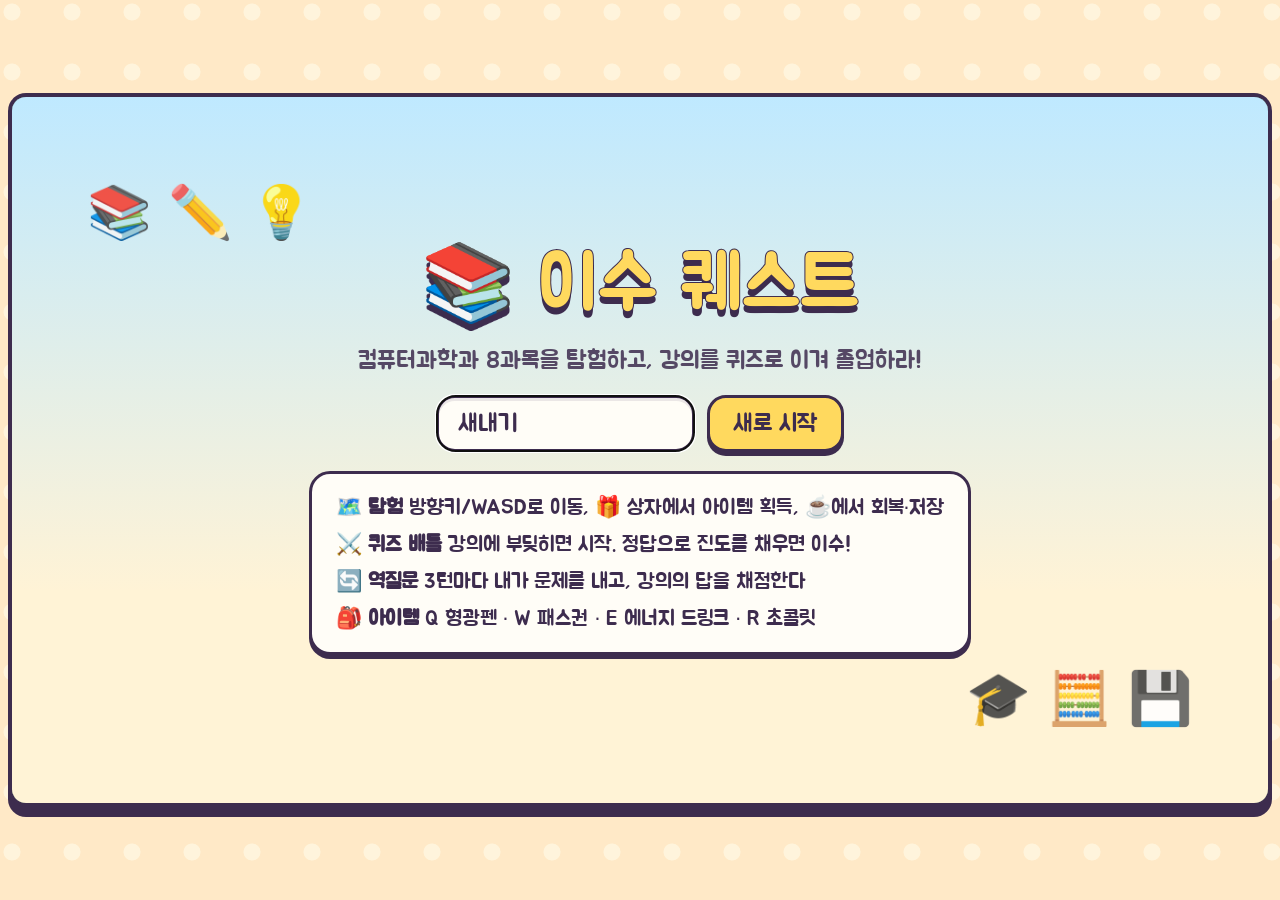
<file: index.html>
<!doctype html>
<html lang="ko">
<head>
  <meta charset="utf-8">
  <meta name="viewport" content="width=device-width, initial-scale=1, user-scalable=no">
  <title>이수 퀘스트</title>
  <link rel="preconnect" href="https://fonts.googleapis.com">
  <link rel="stylesheet" href="https://fonts.googleapis.com/css2?family=Jua&display=swap">
  <link rel="stylesheet" href="style.css">
</head>
<body>
  <div id="app">
    <canvas id="field"></canvas>
    <div id="hud"></div>
    <div id="dpad" aria-hidden="true">
      <button data-dir="up">▲</button>
      <button data-dir="left">◀</button>
      <button data-dir="right">▶</button>
      <button data-dir="down">▼</button>
    </div>
    <div id="ui"></div>
    <div id="toasts"></div>
  </div>
  <!-- 개념형 문제 은행 (data.js보다 먼저) -->
  <script src="js/banks/extra.js"></script>
  <script src="js/banks/cpp.js"></script>
  <script src="js/banks/unix.js"></script>
  <script src="js/banks/os.js"></script>
  <script src="js/banks/pl.js"></script>
  <script src="js/banks/cloud.js"></script>
  <script src="js/data.js"></script>
  <script src="js/game.js"></script>
</body>
</html>
</file>
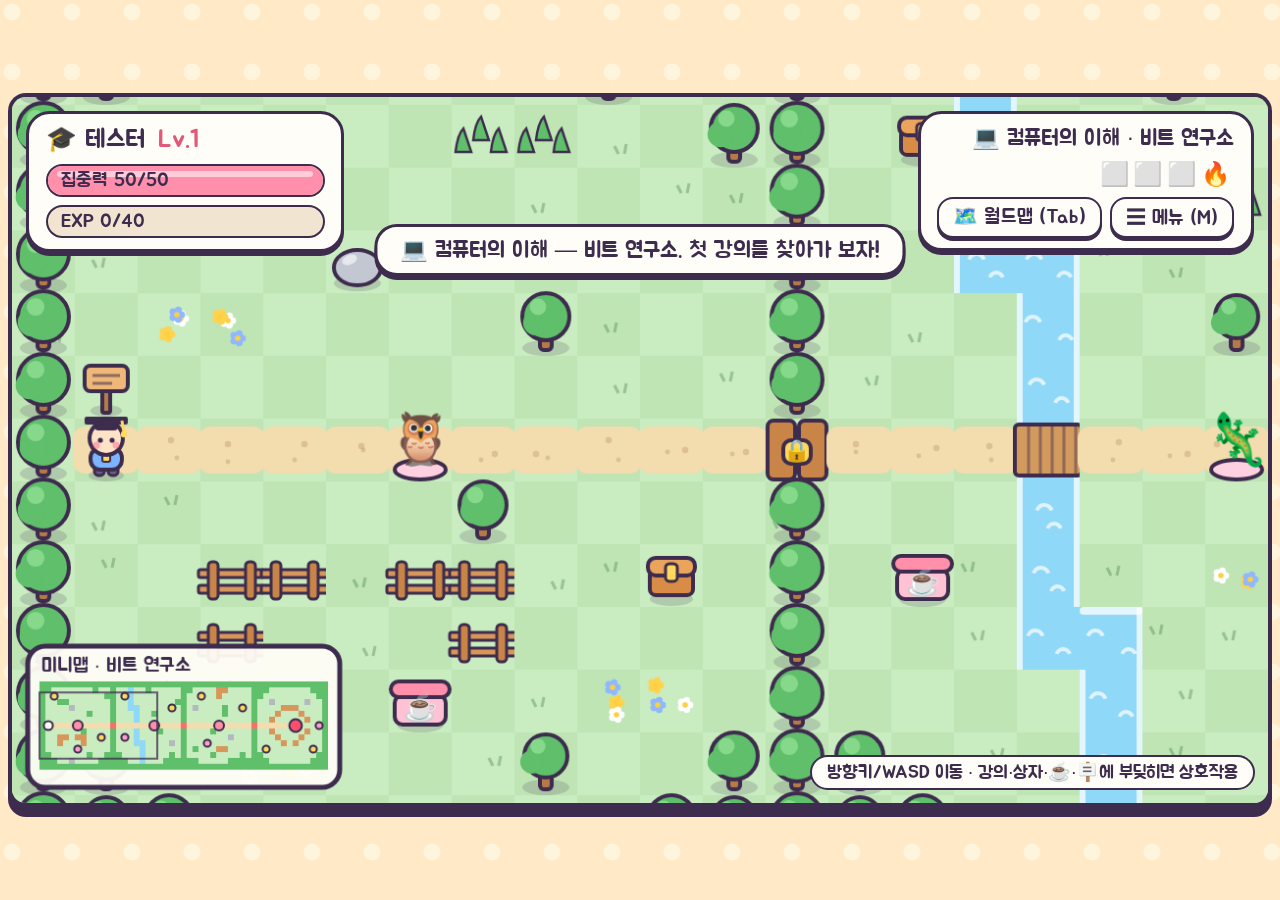
<file: tests/autoplay.html>
<!doctype html>
<html lang="ko">
<head>
  <meta charset="utf-8">
  <title>이수 퀘스트 자동 플레이 테스트</title>
  <link rel="stylesheet" href="https://fonts.googleapis.com/css2?family=Jua&display=swap">
  <link rel="stylesheet" href="../style.css">
</head>
<body>
  <!-- 사용법: ?run=full 전체 자동 플레이 / ?shot=field|ask|rev|result|menu|clear 특정 화면에서 멈춤 -->
  <div id="app">
    <canvas id="field"></canvas>
    <div id="hud"></div>
    <div id="dpad"></div>
    <div id="ui"></div>
    <div id="toasts"></div>
  </div>
  <script>
    window.__errs = [];
    window.addEventListener('error', (e) => window.__errs.push(`${e.message} @${e.lineno}:${e.colno}`));
    try { localStorage.clear(); } catch (e) { /* 무시 */ }
  </script>
  <script src="../js/banks/extra.js"></script>
  <script src="../js/banks/cpp.js"></script>
  <script src="../js/banks/unix.js"></script>
  <script src="../js/banks/os.js"></script>
  <script src="../js/banks/pl.js"></script>
  <script src="../js/banks/cloud.js"></script>
  <script src="../js/data.js"></script>
  <script src="../js/game.js"></script>
  <script>
    (() => {
      const G = window.__game, params = new URLSearchParams(location.search);
      const out = [];
      const report = () => {
        const pre = document.createElement('pre');
        pre.id = 'result';
        pre.style.display = 'none';
        pre.textContent = JSON.stringify({ out, errs: window.__errs });
        document.body.appendChild(pre);
      };
      const finishBattle = (strategy) => {
        let guard = 0;
        while (G.B && G.B.phase !== 'end' && guard++ < 300) {
          const B = G.B;
          if (B.phase === 'ask') {
            if (strategy === 'wrong') G.answer((B.q.answer + 1) % 4, false);
            else {
              if (B.asked === 2 && !B.removed.length && G.S.bag.highlighter) G.useItem('highlighter');
              if (B.asked === 3 && !B.energy && G.S.bag.energy) G.useItem('energy');
              if (B.asked === 4 && G.S.bag.pass) { G.useItem('pass'); continue; }
              G.answer(B.q.answer, false);
            }
          } else if (B.phase === 'revPick') G.pickCard(guard % 3);
          else if (B.phase === 'revJudge') G.judge(strategy === 'wrong' ? B.monsterWrong : !B.monsterWrong);
          else G.battleNext();
        }
      };
      try {
        document.getElementById('nameInput').value = '테스터';
        G.ACT.newgame();
        const shot = params.get('shot');
        out.push(`stages=${STAGES.length} startMode=${G.mode}`);
        // ?c=과목번호 로 들어갈 과목 지정 (shot=courses면 수강신청 화면에 머문다)
        if (shot !== 'courses') G.ACT.course(Number(params.get('c') || 0));
        const lecIdx = Number(params.get('l') || 2);
        if (params.get('run') === 'full') {
          // 낙제 한 번
          G.startBattle(STAGES[0].lectures[0]);
          G.battleNext();
          finishBattle('wrong');
          out.push(`lose: won=${G.B.won} focus=${G.S.focus}`);
          G.battleNext();
          for (let s = 0; s < STAGES.length; s++) {
            if (s > 0) G.ACT.course(s);
            for (const lec of STAGES[G.S.stage].lectures) {
              G.startBattle(lec);
              G.battleNext();
              finishBattle('right');
              const B = G.B;
              out.push(`${lec.id}: won=${B.won} grade=${B.summary && B.summary.grade} turns=${B.turn} asked=${B.asked} lv=${G.S.level} items=${B.itemsUsed}`);
              G.battleNext();
            }
            out.push(`stage ${s} clear: mode=${G.mode} done=${Object.keys(G.S.done)}`);
            if (s < STAGES.length - 1) G.ACT.courses(); else G.ACT.ending();
          }
          out.push(`graduated=${G.S.graduated} mode=${G.mode} lv=${G.S.level} bag=${JSON.stringify(G.S.bag)}`);
          out.push(`ach=${Object.keys(G.S.ach).join(',')}`);
          out.push(`stats=${JSON.stringify(G.S.stats)}`);
        } else if (shot === 'ask' || shot === 'result' || shot === 'rev' || shot === 'revpick') {
          G.startBattle(STAGES[G.S.stage].lectures[lecIdx]);
          G.battleNext();
          if (shot === 'ask') G.useItem('highlighter');
          if (shot === 'result') G.answer((G.B.q.answer + 1) % 4, false);
          if (shot === 'rev' || shot === 'revpick') {
            G.answer(G.B.q.answer, false); G.battleNext();
            G.answer(G.B.q.answer, false); G.battleNext();
            if (shot === 'rev') G.pickCard(1);
          }
        } else if (params.get('run') === 'walk') {
          // 실제 키 입력으로 위로 한 칸, 오른쪽으로 쭉 → 첫 강의와 부딪혀 배틀 시작
          const key = (type, code) => document.dispatchEvent(new KeyboardEvent(type, { code, key: code, bubbles: true }));
          // 헤드리스에서는 requestAnimationFrame이 멈추므로 필드 갱신을 직접 16ms씩 돌린다
          // 시작 지점 위는 표지판이라 막혀 있어야 한다
          key('keydown', 'ArrowUp');
          for (let i = 0; i < 20; i++) G.tick(16);
          key('keyup', 'ArrowUp');
          out.push(`after up: pos=${G.P.x},${G.P.y}`);
          key('keydown', 'ArrowRight');
          let frames = 0;
          while (frames < 400 && G.mode === 'field') { G.tick(16); frames++; }
          key('keyup', 'ArrowRight');
          out.push(`after walk: frames=${frames} mode=${G.mode} pos=${G.P.x},${G.P.y} dir=${G.P.dir} lec=${G.B && G.B.lec.id}`);
        } else if (shot === 'world') {
          G.ACT.courses();
        } else if (shot === 'menu') {
          G.ACT.menu();
        } else if (shot === 'achmenu') {
          G.ACT.menu(); G.ACT.tab('ach');
        }
      } catch (e) { window.__errs.push(`EXC ${e.message} ${e.stack}`); }
      setTimeout(report, 300);
    })();
  </script>
</body>
</html>
</file>
<file: style.css>
/* 이수 퀘스트 — 카툰·파스텔 테마 */
:root {
  --ink: #3d2c4e;
  --paper: #fffdf7;
  --cream: #fff4dc;
  --lemon: #ffd95e;
  --pink: #ff8fab;
  --rose: #ffc2d4;
  --mint: #7ee0b5;
  --sky: #8fd3ff;
  --lilac: #c9b6ff;
  --peach: #ffb38a;
  --line: 3px solid var(--ink);
  --pop: 0 4px 0 var(--ink);
}
* { box-sizing: border-box; }
html, body { margin: 0; height: 100%; }
body {
  background: #ffe9c7 radial-gradient(circle at 20% 20%, #fff4dc 0 12%, transparent 13%) 0 0 / 60px 60px;
  display: flex; align-items: center; justify-content: center;
  overflow: hidden;
  font-family: "Jua", "Pretendard", "Malgun Gothic", "Apple SD Gothic Neo", sans-serif;
  color: var(--ink);
  -webkit-user-select: none; user-select: none;
}
#app { position: relative; overflow: hidden; background: #c9ecc0; font-size: 12px; border-radius: 14px; box-shadow: 0 0 0 4px var(--ink), 0 10px 0 4px var(--ink); }
#field { position: absolute; inset: 0; width: 100%; height: 100%; display: block; }

/* ---------- 공통 ---------- */
.btn {
  font: inherit; color: var(--ink); cursor: pointer;
  background: var(--paper); border: var(--line); border-radius: .8em; padding: .45em 1em;
  box-shadow: var(--pop); transition: transform .08s, box-shadow .08s;
}
.btn:hover:not(:disabled) { transform: translateY(-2px); box-shadow: 0 6px 0 var(--ink); }
.btn:active:not(:disabled) { transform: translateY(3px); box-shadow: 0 1px 0 var(--ink); }
.btn:disabled { opacity: .45; cursor: default; }
.btn.primary { background: var(--lemon); }
.btn.big { font-size: 1.2em; }
.btn.small { font-size: .85em; padding: .25em .7em; border-width: 2.5px; box-shadow: 0 3px 0 var(--ink); }
kbd {
  font-family: inherit; font-size: .72em; padding: .05em .4em; margin-left: .35em;
  background: rgba(61, 44, 78, .12); border-radius: .4em;
}
.muted { opacity: .7; font-size: .85em; }

.bar { position: relative; background: #f1e4d0; border: 2.5px solid var(--ink); border-radius: 1em; overflow: hidden; margin-top: .35em; }
.bar i { position: absolute; left: 0; top: 0; bottom: 0; transition: width .45s cubic-bezier(.3, 1.4, .5, 1); }
.bar i::after { content: ""; position: absolute; left: .4em; right: .4em; top: 18%; height: 22%; border-radius: 1em; background: rgba(255, 255, 255, .55); }
.bar span { position: relative; display: block; font-size: .8em; line-height: 1.55em; padding: 0 .7em; white-space: nowrap; }
.bar.focus i { background: var(--pink); }
.bar.exp i { background: var(--sky); }
.bar.prog i { background: var(--mint); }

.tag { background: var(--mint); border: 2px solid var(--ink); font-size: .75em; padding: .05em .45em; border-radius: .5em; vertical-align: middle; }

/* ---------- HUD ---------- */
#hud { position: absolute; inset: 0; pointer-events: none; }
#hud button { pointer-events: auto; }
.hud-l, .hud-r {
  position: absolute; top: .6em; background: var(--paper); border: var(--line); border-radius: 1em; padding: .45em .7em;
  box-shadow: var(--pop);
}
.hud-l { left: .6em; width: 13.5em; }
.hud-r { right: .6em; text-align: right; display: flex; flex-direction: column; align-items: flex-end; gap: .3em; }
.hud-name { font-size: 1.05em; }
.hud-name b { color: #e2577a; margin-left: .2em; font-weight: normal; }
.hud-stage { font-size: .95em; }
.hud-lecs { letter-spacing: .2em; }
.hud-btns { display: flex; gap: .35em; }
.hud-help {
  position: absolute; bottom: .7em; right: .7em;
  background: var(--paper); border: 2.5px solid var(--ink); padding: .2em .8em; border-radius: 1em; font-size: .78em; white-space: nowrap;
}

/* ---------- 오버레이 공통 ---------- */
#ui { position: absolute; inset: 0; display: none; z-index: 10; }
#ui.show { display: flex; }
.screen {
  width: 100%; height: 100%; padding: 1.4em; overflow: auto;
  background: #ffeccf radial-gradient(circle, rgba(255, 255, 255, .7) 0 2px, transparent 3px) 0 0 / 22px 22px;
  display: flex; flex-direction: column; align-items: center; justify-content: center; gap: .8em; text-align: center;
}
.sub { margin: 0; opacity: .85; }

/* ---------- 타이틀 ---------- */
.title { background: linear-gradient(#bfe9ff, #fff3d6 70%); position: relative; }
.title::before, .title::after {
  content: "📚  ✏️  💡"; position: absolute; font-size: 2.2em; opacity: .9; animation: floaty 3s ease-in-out infinite;
}
.title::before { left: 6%; top: 12%; }
.title::after { content: "🎓  🧮  💾"; right: 6%; bottom: 10%; animation-delay: -1.5s; }
.logo {
  font-size: 3.2em; color: var(--lemon); line-height: 1.1;
  -webkit-text-stroke: 2px var(--ink); paint-order: stroke fill;
  text-shadow: 0 .09em 0 var(--ink);
  animation: wobble 2.6s ease-in-out infinite;
}
.newgame { display: flex; gap: .5em; }
.newgame input {
  font: inherit; color: var(--ink); padding: .45em .8em; width: 11em; border-radius: .8em;
  border: var(--line); background: var(--paper); box-shadow: inset 0 3px 0 rgba(61, 44, 78, .1);
  -webkit-user-select: text; user-select: text;
}
.howto {
  background: var(--paper); border: var(--line); border-radius: 1em; padding: .7em 1.1em; box-shadow: var(--pop);
  font-size: .9em; line-height: 1.75; text-align: left; max-width: 40em;
}

/* ---------- 배틀 ---------- */
.battle {
  width: 100%; height: 100%; padding: .6em .8em;
  display: flex; flex-direction: column; gap: .45em;
  background:
    radial-gradient(ellipse 12% 6% at 18% 18%, #fff 60%, transparent 62%),
    radial-gradient(ellipse 9% 5% at 24% 15%, #fff 60%, transparent 62%),
    radial-gradient(ellipse 13% 6% at 80% 24%, #fff 60%, transparent 62%),
    linear-gradient(#a8e1ff, #e8f7ff 55%, #c9ecc0 55.2%, #b5e3a6);
}
.battle.final {
  background:
    radial-gradient(ellipse 12% 6% at 18% 18%, #ffe1ec 60%, transparent 62%),
    radial-gradient(ellipse 13% 6% at 80% 24%, #ffe1ec 60%, transparent 62%),
    linear-gradient(#c9a3ff, #ffc6d9 55%, #e8b4c8 55.2%, #d99bb4);
}
.battle.hurt { animation: flash .35s; }
.b-head { display: flex; align-items: center; gap: .8em; background: var(--paper); border: var(--line); border-radius: 1em; padding: .35em .7em; box-shadow: var(--pop); }
.b-head .bar { flex: 1; margin: 0; }
.b-title { white-space: nowrap; font-size: 1.05em; }
.lv { color: #e2577a; font-size: .9em; }
.b-stage {
  flex: 1 1 auto; min-height: 5.2em; position: relative;
  display: flex; flex-direction: column; align-items: center; justify-content: center;
}
.b-stage::before {
  content: ""; position: absolute; bottom: 4%; left: 50%; width: 9em; height: 1.6em; transform: translateX(-50%);
  background: rgba(61, 44, 78, .16); border-radius: 50%;
}
.b-mob { position: relative; font-size: 4.4em; line-height: 1; animation: bob 1.4s ease-in-out infinite; filter: drop-shadow(0 3px 0 rgba(61, 44, 78, .35)); }
.b-mob.hit { animation: shake .45s; }
.b-mobname { position: relative; font-size: .85em; margin-top: .3em; background: var(--paper); border: 2px solid var(--ink); border-radius: 1em; padding: 0 .7em; }
.bubble {
  position: absolute; left: 57%; top: 4%; max-width: 40%;
  background: var(--paper); border: var(--line); padding: .35em .8em; border-radius: 1em 1em 1em .2em;
  font-size: .95em; text-align: left; box-shadow: 0 3px 0 var(--ink);
  animation: pop .3s cubic-bezier(.3, 1.6, .5, 1);
}
.float { position: absolute; top: 26%; left: 50%; font-size: 1.9em; animation: floatUp .9s forwards; pointer-events: none; -webkit-text-stroke: 1.5px var(--ink); paint-order: stroke fill; }
.float.gain { color: var(--mint); }
.float.dmg { color: var(--pink); }
.b-me { display: flex; align-items: center; gap: .6em; background: var(--paper); border: var(--line); border-radius: 1em; padding: .3em .7em; box-shadow: var(--pop); align-self: flex-start; }
.b-me .bar { flex: 0 0 15em; margin: 0; }
.b-name { white-space: nowrap; }
.chip { background: var(--cream); border: 2px solid var(--ink); border-radius: 1em; padding: .05em .6em; font-size: .85em; }
.chip.energy { background: var(--lemon); }

.b-panel {
  flex: 0 0 auto; background: var(--paper); border: var(--line); border-radius: 1.1em; padding: .6em .8em;
  display: flex; flex-direction: column; gap: .45em; box-shadow: var(--pop);
}
.b-panel > .btn.primary { align-self: flex-end; }
.timer { position: relative; height: 1.2em; background: #f1e4d0; border: 2.5px solid var(--ink); border-radius: 1em; overflow: hidden; }
.timer i { position: absolute; left: 0; top: 0; bottom: 0; width: 100%; background: var(--sky); }
.timer i.low { background: var(--pink); }
.timer span { position: relative; font-size: .78em; line-height: 1.4em; padding-left: .7em; }
.qtext { font-size: 1.2em; line-height: 1.35; text-align: left; }
.qd { font-size: .62em; padding: .1em .55em; border-radius: .6em; border: 2px solid var(--ink); vertical-align: middle; margin-right: .3em; }
.qd.d1 { background: var(--mint); } .qd.d2 { background: var(--lemon); } .qd.d3 { background: var(--pink); }
.choices { display: grid; grid-template-columns: 1fr 1fr; gap: .45em; }
.choice {
  font: inherit; font-size: 1.02em; text-align: left; color: var(--ink); cursor: pointer;
  background: var(--cream); border: var(--line); border-radius: .8em; padding: .38em .7em;
  display: flex; align-items: center; gap: .55em; box-shadow: 0 3px 0 var(--ink); transition: transform .08s;
}
.choice b { background: var(--paper); border: 2px solid var(--ink); border-radius: .5em; padding: 0 .45em; font-size: .8em; font-weight: normal; }
.choice em { margin-left: auto; font-style: normal; }
.choice:hover:not(:disabled) { background: var(--lemon); transform: translateY(-2px); }
.choice:disabled { cursor: default; }
.choice.correct { background: var(--mint); }
.choice.wrong { background: var(--pink); }
.choice.removed { opacity: .3; text-decoration: line-through; box-shadow: none; }
.choice.mpick { background: #ffe9a6; outline: 3px dashed #e2577a; outline-offset: 2px; }
.items { display: flex; flex-wrap: wrap; gap: .35em; align-items: center; }
.item {
  font: inherit; font-size: .82em; color: var(--ink); cursor: pointer;
  background: var(--rose); border: 2.5px solid var(--ink); border-radius: 1em; padding: .2em .65em; box-shadow: 0 2px 0 var(--ink);
}
.item b { color: #c2185b; margin-left: .2em; font-weight: normal; }
.item:hover:not(:disabled) { background: var(--lemon); }
.item:disabled { opacity: .4; cursor: default; }
.limit { margin-left: auto; font-size: .78em; opacity: .75; }
.result { font-size: 1.1em; text-align: left; }
.result.ok { color: #1f9d6a; }
.result.bad { color: #d6336c; }
.explain {
  background: #e7f6ff; border: 2.5px dashed #5aa9e6; border-radius: .8em;
  padding: .4em .7em; font-size: .92em; line-height: 1.45; text-align: left;
}
.intro { display: flex; flex-direction: column; gap: .5em; text-align: left; }
.intro h3 { margin: 0; font-weight: normal; font-size: 1.25em; }
.intro .btn { align-self: flex-end; }
.card { background: #fff6d1; border: 2.5px dashed #e0a800; border-radius: .8em; padding: .5em .75em; line-height: 1.45; }
.rule { margin: 0; font-size: .85em; opacity: .85; line-height: 1.5; }
.rev-title { font-size: 1em; line-height: 1.45; text-align: left; }
.cards { display: grid; grid-template-columns: repeat(3, 1fr); gap: .55em; }
.qcard {
  font: inherit; color: var(--ink); text-align: left; cursor: pointer;
  background: var(--cream); border: var(--line); border-radius: 1em; padding: .5em .65em;
  display: flex; flex-direction: column; gap: .3em; box-shadow: var(--pop); transition: transform .1s;
}
.qcard:hover { transform: translateY(-3px) rotate(-1deg); }
.qcard.d1 { background: #dff7ec; } .qcard.d2 { background: #fff2c4; } .qcard.d3 { background: #ffe0e8; }
.qcard-d { font-size: .9em; }
.qcard-q { font-size: 1em; line-height: 1.3; }
.qcard-r { font-size: .78em; opacity: .75; }
.judge { display: flex; align-items: center; gap: .6em; justify-content: flex-end; }
.judge span { margin-right: auto; font-size: 1.05em; }
.btn.ok { background: var(--mint); }
.btn.no { background: var(--pink); }
.end { display: flex; flex-direction: column; align-items: center; gap: .35em; text-align: center; }
.end h2 { margin: 0; font-size: 1.4em; font-weight: normal; }
.end p { margin: 0; opacity: .85; }
.grade {
  font-size: 3.4em; color: var(--lemon); line-height: 1.1;
  -webkit-text-stroke: 2px var(--ink); paint-order: stroke fill; text-shadow: 0 .07em 0 var(--ink);
  animation: pop .5s cubic-bezier(.3, 1.8, .5, 1);
}
.grade.gAp { color: var(--pink); }
.end-stats { font-size: .92em; }
.lvup { color: #1f9d6a; font-size: 1.05em; animation: wobble 1s ease-in-out infinite; }

/* ---------- 메뉴 ---------- */
.screen.menu { justify-content: flex-start; padding: 1em; }
.tabs { display: flex; gap: .45em; width: 100%; }
.tab {
  font: inherit; color: var(--ink); border: var(--line); border-radius: .9em; padding: .35em .95em;
  background: var(--paper); cursor: pointer; box-shadow: 0 3px 0 var(--ink);
}
.tab.on { background: var(--lemon); }
.tab.close { margin-left: auto; background: var(--rose); }
.menu-body { width: 100%; flex: 1; overflow: auto; background: var(--paper); border: var(--line); border-radius: 1em; padding: .9em; text-align: left; box-shadow: var(--pop); }
.status { display: flex; gap: 1.2em; }
.status h3 { margin: 0 0 .3em; font-weight: normal; font-size: 1.4em; }
.status h3 small { color: #e2577a; }
.avatar { font-size: 4em; animation: bob 1.6s ease-in-out infinite; }
.stat-table { margin-top: .6em; border-collapse: collapse; }
.stat-table td { padding: .3em .8em .3em 0; }
.stat-table td:nth-child(2) { color: #e2577a; }
.stat-table td:last-child { opacity: .7; font-size: .88em; }
.bag-item { display: flex; gap: .8em; align-items: center; background: var(--cream); border: 2.5px solid var(--ink); padding: .45em .8em; border-radius: .9em; margin-bottom: .45em; }
.bag-item kbd { margin-left: auto; }
.bi { font-size: 1.8em; }
.bag-item p, .ach p { margin: .1em 0 0; font-size: .85em; opacity: .8; }
.achs { display: grid; grid-template-columns: 1fr 1fr; gap: .45em; }
.ach { display: flex; gap: .6em; align-items: center; padding: .4em .65em; border-radius: .9em; background: #f3eee6; border: 2.5px dashed rgba(61, 44, 78, .35); opacity: .65; }
.ach.got { opacity: 1; background: #fff2c4; border: 2.5px solid var(--ink); }
.ai { font-size: 1.6em; }
.gradesheet { display: grid; grid-template-columns: 1fr 1fr; gap: 1em; }
.gradesheet h4 { margin: 0 0 .3em; font-weight: normal; font-size: 1.1em; }
.grades { width: 100%; max-width: 24em; border-collapse: collapse; }
.grades td { padding: .28em .5em; border-bottom: 2px dotted rgba(61, 44, 78, .25); text-align: left; }
.grades td.g { text-align: right; color: #e2577a; }

/* ---------- 월드맵 ---------- */
.screen.world { position: relative; padding: 0; background: #8fd8f7; display: block; overflow: hidden; }
.world-bg { position: absolute; inset: 0; width: 100%; height: 100%; }
.w-clouds { animation: drift 18s linear infinite alternate; }
.w-cloud-isle { animation: floaty 4s ease-in-out infinite; }
.world-head {
  position: absolute; left: 50%; top: .7em; transform: translateX(-50%);
  background: var(--paper); border: var(--line); border-radius: 1em; padding: .3em 1em; box-shadow: var(--pop);
  display: flex; gap: .8em; align-items: baseline; white-space: nowrap;
}
.world-head b { font-weight: normal; font-size: 1.35em; }
.world-head span { font-size: .85em; opacity: .8; }
.wnode {
  position: absolute; transform: translate(-50%, -50%);
  font: inherit; color: var(--ink); background: none; border: 0; padding: 0; cursor: pointer;
  display: flex; flex-direction: column; align-items: center; gap: .15em;
}
.wnode:hover:not(:disabled) .w-badge { transform: translateY(-4px) scale(1.06); box-shadow: 0 7px 0 var(--ink); }
.wnode:disabled { cursor: default; }
.w-badge {
  position: relative; width: 2.6em; height: 2.6em; font-size: 1.35em; line-height: 2.35em; text-align: center;
  background: var(--paper); border: var(--line); border-radius: 50%; box-shadow: var(--pop); transition: transform .12s, box-shadow .12s;
}
.wnode.t1 .w-badge { background: #dff7ec; }
.wnode.t2 .w-badge { background: #fff2c4; }
.wnode.t3 .w-badge { background: #ffe0e8; }
.wnode.t4 .w-badge { background: #e6dcff; }
.wnode.done .w-badge { filter: saturate(.6); }
.w-flag { position: absolute; right: -.45em; top: -.55em; font-style: normal; font-size: .85em; }
.w-name { background: var(--paper); border: 2.5px solid var(--ink); border-radius: 1em; padding: 0 .6em; font-size: .9em; white-space: nowrap; box-shadow: 0 2px 0 var(--ink); }
.w-meta { font-size: .72em; background: rgba(255, 253, 247, .85); border-radius: .8em; padding: 0 .5em; white-space: nowrap; }
.wnode.here .w-badge { background: var(--lemon); animation: pulse 1.2s ease-in-out infinite; }
.w-me { position: absolute; top: -1.9em; left: 50%; margin-left: -.55em; font-size: 1.3em; animation: bob 1s ease-in-out infinite; }
.world-close { position: absolute; right: .8em; bottom: .8em; }

/* ---------- 이수증·엔딩 ---------- */
.clear h2 { margin: 0; font-weight: normal; font-size: 1.5em; }
.cert {
  font-size: 2.6em; color: var(--lemon); -webkit-text-stroke: 2px var(--ink); paint-order: stroke fill;
  text-shadow: 0 .07em 0 var(--ink); animation: pop .5s cubic-bezier(.3, 1.8, .5, 1);
}
.clear .grades { background: var(--paper); border: var(--line); border-radius: 1em; box-shadow: var(--pop); border-collapse: separate; padding: .3em .6em; }
.reward { font-size: .95em; }
.ending { background: linear-gradient(#ffd6e7, #fff3d6); }
.ending-grid { display: grid; grid-template-columns: repeat(3, 1fr); gap: .6em; }
.ending-grid div { background: var(--paper); border: var(--line); box-shadow: var(--pop); padding: .5em 1.2em; border-radius: 1em; }
.ending-grid b { display: block; font-size: 1.7em; font-weight: normal; color: #e2577a; }
.ending-grid span { font-size: .82em; opacity: .75; }

/* ---------- 알림 ---------- */
#toasts {
  position: absolute; top: 5.4em; left: 50%; transform: translateX(-50%); z-index: 20;
  display: flex; flex-direction: column; align-items: center; gap: .35em; pointer-events: none; max-width: 70%;
}
.toast {
  background: var(--paper); border: var(--line); padding: .4em 1em; border-radius: 1em; font-size: .95em;
  box-shadow: var(--pop); animation: pop .3s cubic-bezier(.3, 1.6, .5, 1); transition: opacity .4s; text-align: center;
}
.toast.ach { background: var(--lemon); }
.toast.out { opacity: 0; }

/* ---------- 터치 방향 패드 (미니맵이 왼쪽에 있으므로 오른쪽 아래) ---------- */
#dpad { display: none; }
@media (pointer: coarse) {
  #dpad {
    display: grid; position: absolute; right: 1em; bottom: 2.6em; z-index: 5; width: 9em; height: 9em;
    grid-template: ". up ." 1fr "left . right" 1fr ". down ." 1fr / 1fr 1fr 1fr; gap: .25em;
  }
  #dpad button { border: var(--line); border-radius: .8em; background: rgba(255, 253, 247, .85); color: var(--ink); font-size: 1.2em; touch-action: none; box-shadow: 0 3px 0 var(--ink); }
  #dpad [data-dir="up"] { grid-area: up; } #dpad [data-dir="down"] { grid-area: down; }
  #dpad [data-dir="left"] { grid-area: left; } #dpad [data-dir="right"] { grid-area: right; }
}

@keyframes bob { 0%, 100% { transform: translateY(0); } 50% { transform: translateY(-.1em); } }
@keyframes floaty { 0%, 100% { transform: translateY(0); } 50% { transform: translateY(-8px); } }
@keyframes wobble { 0%, 100% { transform: rotate(-2deg); } 50% { transform: rotate(2deg); } }
@keyframes pulse { 0%, 100% { transform: scale(1); } 50% { transform: scale(1.08); } }
@keyframes drift { from { transform: translateX(-20px); } to { transform: translateX(30px); } }
@keyframes pop { from { transform: scale(.6); opacity: 0; } to { transform: scale(1); opacity: 1; } }
@keyframes shake {
  0%, 100% { transform: translateX(0); } 20% { transform: translateX(-.12em) rotate(-8deg); }
  40% { transform: translateX(.12em) rotate(8deg); } 60% { transform: translateX(-.08em); } 80% { transform: translateX(.08em); }
}
@keyframes floatUp { from { opacity: 1; transform: translate(-50%, 0); } to { opacity: 0; transform: translate(-50%, -1.6em); } }
@keyframes flash { 0% { box-shadow: inset 0 0 0 100vmax rgba(255, 110, 140, .4); } 100% { box-shadow: inset 0 0 0 100vmax rgba(255, 110, 140, 0); } }
</file>
